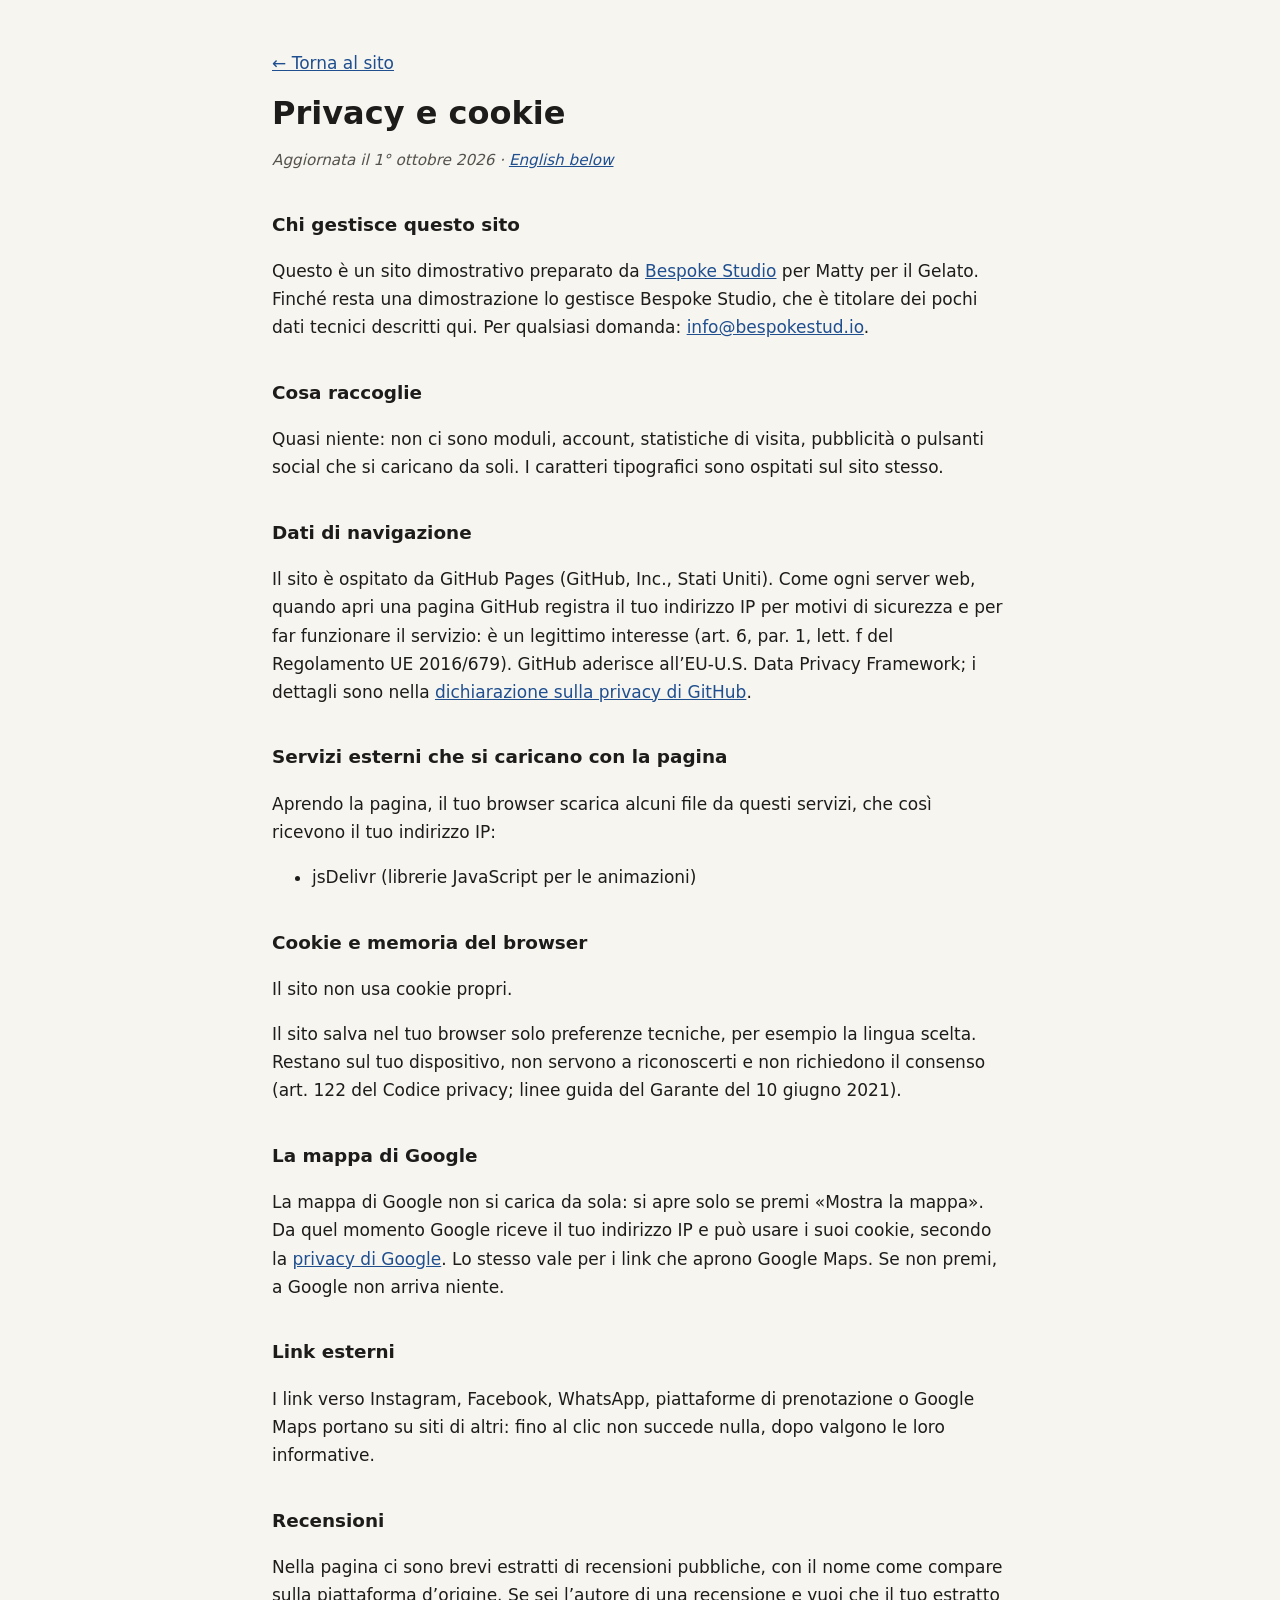
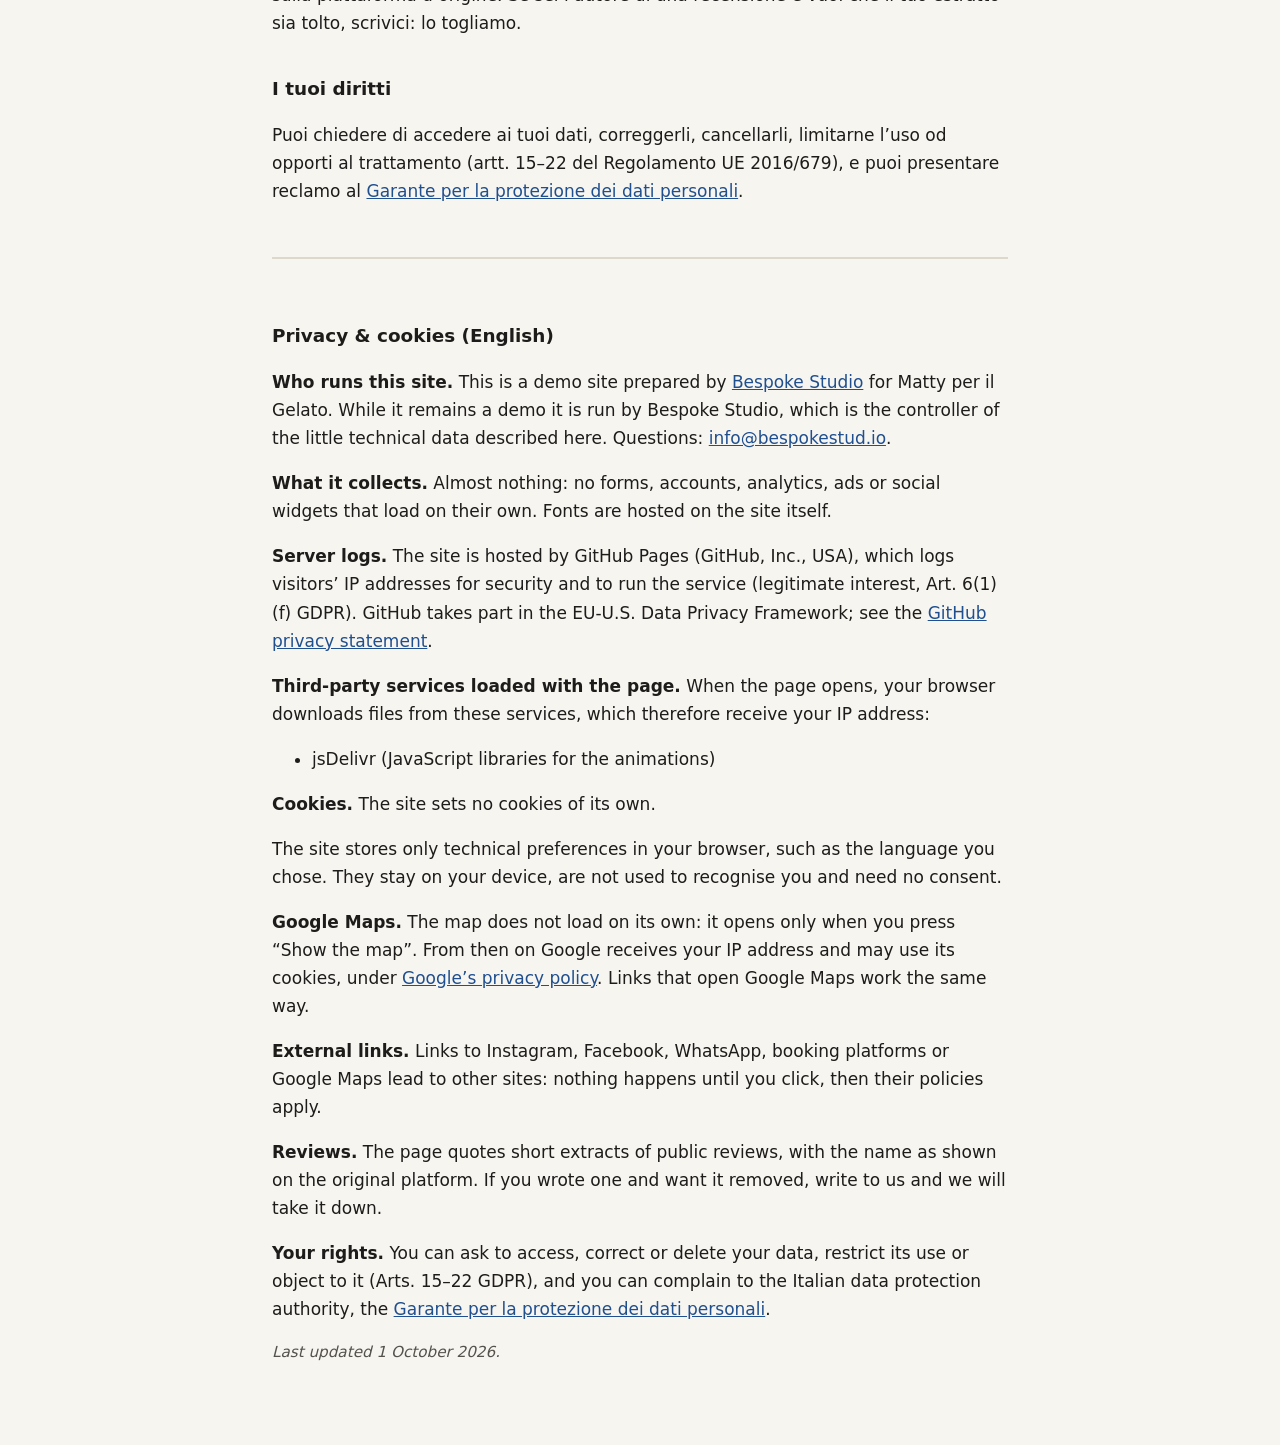
<file: privacy.html>
<!DOCTYPE html>
<html lang="it">
<head>
  <meta charset="UTF-8">
  <meta name="viewport" content="width=device-width, initial-scale=1.0">
  <meta name="robots" content="noindex">
  <title>Privacy e cookie · Matty per il Gelato</title>
  <meta name="description" content="Informativa privacy e cookie del sito Matty per il Gelato.">
  <style>
    body { margin: 0; background: #f7f5f0; color: #1d1c1a; font: 17px/1.65 system-ui, -apple-system, "Segoe UI", Roboto, sans-serif; }
    main { max-width: 46rem; margin: 0 auto; padding: 32px 20px 64px; }
    h1 { font-size: 2rem; line-height: 1.2; margin: 0.4em 0 0.2em; }
    h2 { font-size: 1.15rem; margin: 2em 0 0.4em; }
    a { color: #1f4f8f; }
    .data { color: #55524c; font-style: italic; font-size: 0.95rem; }
    .en { margin-top: 3em; padding-top: 1.5em; border-top: 2px solid #ddd8cc; }
    code { font-size: 0.9em; background: #ebe7dc; padding: 0 4px; border-radius: 3px; }
  </style>
</head>
<body>
<main>
  <p><a href="index.html">← Torna al sito</a></p>
  <h1>Privacy e cookie</h1>
  <p class="data">Aggiornata il 1° ottobre 2026 · <a href="#english" lang="en">English below</a></p>
  <h2>Chi gestisce questo sito</h2>
  <p>Questo è un sito dimostrativo preparato da <a href="https://bespokestud.io" rel="noopener">Bespoke Studio</a> per Matty per il Gelato. Finché resta una dimostrazione lo gestisce Bespoke Studio, che è titolare dei pochi dati tecnici descritti qui. Per qualsiasi domanda: <a href="mailto:info@bespokestud.io">info@bespokestud.io</a>.</p>
  <h2>Cosa raccoglie</h2>
  <p>Quasi niente: non ci sono moduli, account, statistiche di visita, pubblicità o pulsanti social che si caricano da soli. I caratteri tipografici sono ospitati sul sito stesso.</p>
  <h2>Dati di navigazione</h2>
  <p>Il sito è ospitato da GitHub Pages (GitHub, Inc., Stati Uniti). Come ogni server web, quando apri una pagina GitHub registra il tuo indirizzo IP per motivi di sicurezza e per far funzionare il servizio: è un legittimo interesse (art. 6, par. 1, lett. f del Regolamento UE 2016/679). GitHub aderisce all’EU-U.S. Data Privacy Framework; i dettagli sono nella <a href="https://docs.github.com/site-policy/privacy-policies/github-general-privacy-statement" rel="noopener">dichiarazione sulla privacy di GitHub</a>.</p>
  <h2>Servizi esterni che si caricano con la pagina</h2>
  <p>Aprendo la pagina, il tuo browser scarica alcuni file da questi servizi, che così ricevono il tuo indirizzo IP:</p>
  <ul><li>jsDelivr (librerie JavaScript per le animazioni)</li></ul>
  <h2>Cookie e memoria del browser</h2>
  <p>Il sito non usa cookie propri.</p>
  <p>Il sito salva nel tuo browser solo preferenze tecniche, per esempio la lingua scelta. Restano sul tuo dispositivo, non servono a riconoscerti e non richiedono il consenso (art. 122 del Codice privacy; linee guida del Garante del 10 giugno 2021).</p>
  <h2>La mappa di Google</h2>
  <p>La mappa di Google non si carica da sola: si apre solo se premi «Mostra la mappa». Da quel momento Google riceve il tuo indirizzo IP e può usare i suoi cookie, secondo la <a href="https://policies.google.com/privacy?hl=it" rel="noopener">privacy di Google</a>. Lo stesso vale per i link che aprono Google Maps. Se non premi, a Google non arriva niente.</p>
  <h2>Link esterni</h2>
  <p>I link verso Instagram, Facebook, WhatsApp, piattaforme di prenotazione o Google Maps portano su siti di altri: fino al clic non succede nulla, dopo valgono le loro informative.</p>
  <h2>Recensioni</h2>
  <p>Nella pagina ci sono brevi estratti di recensioni pubbliche, con il nome come compare sulla piattaforma d’origine. Se sei l’autore di una recensione e vuoi che il tuo estratto sia tolto, scrivici: lo togliamo.</p>
  <h2>I tuoi diritti</h2>
  <p>Puoi chiedere di accedere ai tuoi dati, correggerli, cancellarli, limitarne l’uso od opporti al trattamento (artt. 15–22 del Regolamento UE 2016/679), e puoi presentare reclamo al <a href="https://www.garanteprivacy.it" rel="noopener">Garante per la protezione dei dati personali</a>.</p>
  <div class="en" id="english" lang="en">
    <h2>Privacy &amp; cookies (English)</h2>
    <p><strong>Who runs this site.</strong> This is a demo site prepared by <a href="https://bespokestud.io" rel="noopener">Bespoke Studio</a> for Matty per il Gelato. While it remains a demo it is run by Bespoke Studio, which is the controller of the little technical data described here. Questions: <a href="mailto:info@bespokestud.io">info@bespokestud.io</a>.</p>
    <p><strong>What it collects.</strong> Almost nothing: no forms, accounts, analytics, ads or social widgets that load on their own. Fonts are hosted on the site itself.</p>
    <p><strong>Server logs.</strong> The site is hosted by GitHub Pages (GitHub, Inc., USA), which logs visitors’ IP addresses for security and to run the service (legitimate interest, Art. 6(1)(f) GDPR). GitHub takes part in the EU-U.S. Data Privacy Framework; see the <a href="https://docs.github.com/site-policy/privacy-policies/github-general-privacy-statement" rel="noopener">GitHub privacy statement</a>.</p>
    <p><strong>Third-party services loaded with the page.</strong> When the page opens, your browser downloads files from these services, which therefore receive your IP address:</p><ul><li>jsDelivr (JavaScript libraries for the animations)</li></ul>
    <p><strong>Cookies.</strong> The site sets no cookies of its own.</p>
    <p>The site stores only technical preferences in your browser, such as the language you chose. They stay on your device, are not used to recognise you and need no consent.</p>
    <p><strong>Google Maps.</strong> The map does not load on its own: it opens only when you press “Show the map”. From then on Google receives your IP address and may use its cookies, under <a href="https://policies.google.com/privacy?hl=en" rel="noopener">Google’s privacy policy</a>. Links that open Google Maps work the same way.</p>
    <p><strong>External links.</strong> Links to Instagram, Facebook, WhatsApp, booking platforms or Google Maps lead to other sites: nothing happens until you click, then their policies apply.</p>
    <p><strong>Reviews.</strong> The page quotes short extracts of public reviews, with the name as shown on the original platform. If you wrote one and want it removed, write to us and we will take it down.</p>
    <p><strong>Your rights.</strong> You can ask to access, correct or delete your data, restrict its use or object to it (Arts. 15–22 GDPR), and you can complain to the Italian data protection authority, the <a href="https://www.garanteprivacy.it" rel="noopener">Garante per la protezione dei dati personali</a>.</p>
    <p class="data">Last updated 1 October 2026.</p>
  </div>
</main>
</body>
</html>
</file>
